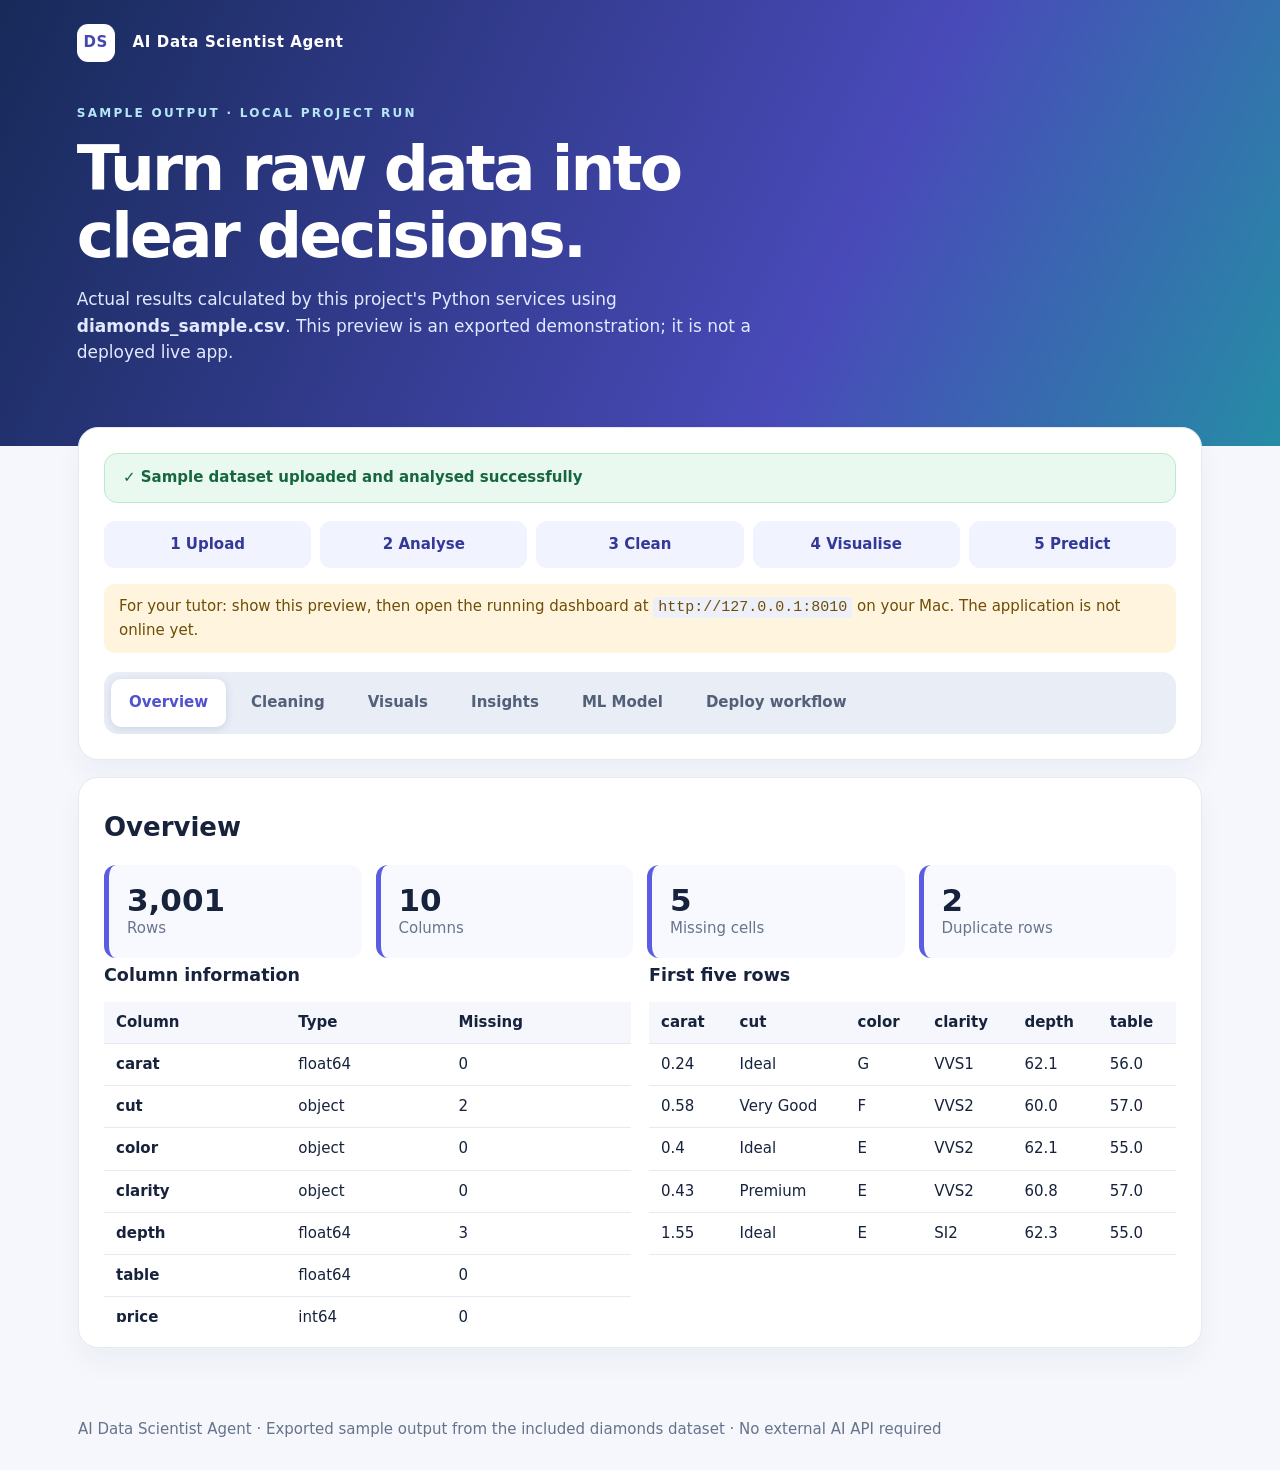
<file: OUTPUT_PREVIEW.html>
<!doctype html><html lang="en"><head><meta charset="utf-8"><meta name="viewport" content="width=device-width,initial-scale=1">
<title>AI Data Scientist Agent — Sample Output</title><style>
:root{--ink:#17233c;--muted:#68758c;--brand:#5b5ce2;--line:#e5e9f3;--bg:#f5f7fc}
*{box-sizing:border-box} body{margin:0;font:15px/1.55 system-ui,-apple-system,Segoe UI,sans-serif;color:var(--ink);background:var(--bg)}
header{background:linear-gradient(115deg,#172a59,#494ab9 65%,#268ca6);color:white;padding:24px max(6%,calc((100% - 1160px)/2)) 64px}
.brand{font-weight:800;letter-spacing:.04em}.brand span{display:inline-grid;place-items:center;width:38px;height:38px;border-radius:11px;background:white;color:#4548af;margin-right:12px}
.hero{margin-top:42px;max-width:730px}.eyebrow{font-size:12px;letter-spacing:.19em;font-weight:800;color:#b4e8f7}h1{font-size:clamp(35px,5vw,63px);line-height:1.07;letter-spacing:-.045em;margin:12px 0}header p{color:#e2eaff;font-size:17px}
main{max-width:1160px;margin:-36px auto 70px;padding:0 18px}.panel{background:#fff;border:1px solid var(--line);border-radius:20px;padding:25px;margin:17px 0;box-shadow:0 14px 28px rgba(31,44,87,.045)}
.banner{background:#e9f9f0;border:1px solid #b8eacc;color:#17673e;padding:12px 18px;border-radius:13px;font-weight:700;margin-bottom:18px}.note{background:#fff5df;color:#6f4d05;padding:11px 15px;border-radius:10px;margin:16px 0}
.steps{display:grid;grid-template-columns:repeat(5,1fr);gap:9px}.step{padding:12px;background:#f1f3ff;border-radius:11px;text-align:center;color:#343998;font-weight:700}
nav{display:flex;gap:7px;overflow:auto;background:#e9edf6;border-radius:14px;padding:7px;margin-top:19px}nav button{border:0;background:transparent;padding:12px 18px;border-radius:10px;font:inherit;font-weight:700;color:#526078;cursor:pointer;white-space:nowrap}nav button.active{background:white;color:#5052cf;box-shadow:0 2px 8px #cbd3e3}
section.tab{display:none}section.tab.active{display:block}h2{font-size:26px;margin:4px 0 18px}h3{margin:4px 0 12px}.grid{display:grid;grid-template-columns:repeat(4,1fr);gap:14px}.metric{background:#f8f9ff;border-left:5px solid var(--brand);padding:18px;border-radius:12px}.metric strong{display:block;font-size:31px;line-height:1.1}.metric span,.sub{color:var(--muted)}
.two{display:grid;grid-template-columns:1fr 1fr;gap:18px}.data{overflow:auto;max-height:320px}table{border-collapse:collapse;width:100%}th,td{text-align:left;padding:9px 12px;border-bottom:1px solid var(--line);white-space:nowrap}th{background:#f5f7fc}img{width:100%;max-width:850px;border:1px solid var(--line);border-radius:12px}.insights{display:grid;grid-template-columns:repeat(2,1fr);gap:12px}.insight{background:#f5f7fc;border-radius:11px;padding:16px}.insight p{margin:5px 0 0;color:#526078}.score{font-size:44px;font-weight:800;color:#4245b8}code{background:#edf0f8;padding:2px 5px;border-radius:4px}footer{max-width:1160px;margin:30px auto;color:#66738b;padding:0 18px}
@media(max-width:760px){.grid,.steps{grid-template-columns:repeat(2,1fr)}.two,.insights{grid-template-columns:1fr}.panel{padding:18px}}
</style></head><body><header><div class="brand"><span>DS</span> AI Data Scientist Agent</div><div class="hero"><div class="eyebrow">SAMPLE OUTPUT · LOCAL PROJECT RUN</div><h1>Turn raw data into<br>clear decisions.</h1><p>Actual results calculated by this project's Python services using <strong>diamonds_sample.csv</strong>. This preview is an exported demonstration; it is not a deployed live app.</p></div></header>
<main><div class="panel"><div class="banner">✓ Sample dataset uploaded and analysed successfully</div><div class="steps"><div class="step">1 Upload</div><div class="step">2 Analyse</div><div class="step">3 Clean</div><div class="step">4 Visualise</div><div class="step">5 Predict</div></div><div class="note">For your tutor: show this preview, then open the running dashboard at <code>http://127.0.0.1:8010</code> on your Mac. The application is not online yet.</div>
<nav aria-label="Output sections"><button class="active" data-target="overview">Overview</button><button data-target="cleaning">Cleaning</button><button data-target="visuals">Visuals</button><button data-target="insights">Insights</button><button data-target="model">ML Model</button><button data-target="deploy">Deploy workflow</button></nav></div>
<section id="overview" class="tab active panel"><h2>Overview</h2><div class="grid"><div class="metric"><strong>3,001</strong><span>Rows</span></div><div class="metric"><strong>10</strong><span>Columns</span></div><div class="metric"><strong>5</strong><span>Missing cells</span></div><div class="metric"><strong>2</strong><span>Duplicate rows</span></div></div><div class="two"><div><h3>Column information</h3><div class="data"><table><tr><th>Column</th><th>Type</th><th>Missing</th></tr><tr><td><strong>carat</strong></td><td>float64</td><td>0</td></tr><tr><td><strong>cut</strong></td><td>object</td><td>2</td></tr><tr><td><strong>color</strong></td><td>object</td><td>0</td></tr><tr><td><strong>clarity</strong></td><td>object</td><td>0</td></tr><tr><td><strong>depth</strong></td><td>float64</td><td>3</td></tr><tr><td><strong>table</strong></td><td>float64</td><td>0</td></tr><tr><td><strong>price</strong></td><td>int64</td><td>0</td></tr><tr><td><strong>x</strong></td><td>float64</td><td>0</td></tr><tr><td><strong>y</strong></td><td>float64</td><td>0</td></tr><tr><td><strong>z</strong></td><td>float64</td><td>0</td></tr></table></div></div><div><h3>First five rows</h3><div class="data"><table><tr><th>carat</th><th>cut</th><th>color</th><th>clarity</th><th>depth</th><th>table</th></tr><tr><td>0.24</td><td>Ideal</td><td>G</td><td>VVS1</td><td>62.1</td><td>56.0</td></tr><tr><td>0.58</td><td>Very Good</td><td>F</td><td>VVS2</td><td>60.0</td><td>57.0</td></tr><tr><td>0.4</td><td>Ideal</td><td>E</td><td>VVS2</td><td>62.1</td><td>55.0</td></tr><tr><td>0.43</td><td>Premium</td><td>E</td><td>VVS2</td><td>60.8</td><td>57.0</td></tr><tr><td>1.55</td><td>Ideal</td><td>E</td><td>SI2</td><td>62.3</td><td>55.0</td></tr></table></div></div></div></section>
<section id="cleaning" class="tab panel"><h2>Cleaning report</h2><div class="grid"><div class="metric"><strong>3,001</strong><span>Rows before</span></div><div class="metric"><strong>2,999</strong><span>Rows after</span></div><div class="metric"><strong>2</strong><span>Duplicates removed</span></div><div class="metric"><strong>0</strong><span>Missing after</span></div></div><p class="sub">Missing values before cleaning: 5. The cleaned sample can be downloaded from the live dashboard. Model evaluation uses the raw dataset with training-fold preprocessing.</p></section>
<section id="visuals" class="tab panel"><h2>Visualisation</h2><p class="sub">Scatter chart: carat on X-axis, price on Y-axis.</p><img src="[data-uri]" alt="Actual scatter chart of carat versus price from the sample dataset"></section>
<section id="insights" class="tab panel"><h2>Statistical insights</h2><div class="insights"><article class='insight'><strong>Dataset size</strong><p>2,999 rows and 10 columns.</p></article><article class='insight'><strong>Data quality</strong><p>0 missing cells and 0 duplicate rows detected.</p></article><article class='insight'><strong>Strongest numeric relationship</strong><p>x and y have an absolute correlation of 0.999.</p></article><article class='insight'><strong>Most common value in cut</strong><p>Ideal appears 1,177 times.</p></article><article class='insight'><strong>Potential outliers</strong><p>price has 213 potential IQR outliers. Review them before modelling.</p></article></div></section>
<section id="model" class="tab panel"><h2>ML model & prediction</h2><p><strong>Task:</strong> Regression · <strong>Algorithm:</strong> Linear Regression · <strong>Target:</strong> price</p><div class="grid"><div class="metric"><strong>707.2492</strong><span>MAE</span></div><div class="metric"><strong>1,044.9033</strong><span>RMSE</span></div><div class="metric"><strong>0.9364</strong><span>R² score</span></div><div class="metric"><strong>600</strong><span>Test rows</span></div></div><div class="two"><div><h3>Example input values</h3><div class="data"><table><tr><th>Feature</th><th>Value</th></tr><tr><td>carat</td><td>0.7</td></tr><tr><td>cut</td><td>Ideal</td></tr><tr><td>color</td><td>G</td></tr><tr><td>clarity</td><td>SI1</td></tr><tr><td>depth</td><td>61.9</td></tr><tr><td>table</td><td>57.0</td></tr><tr><td>x</td><td>5.69</td></tr><tr><td>y</td><td>5.7</td></tr><tr><td>z</td><td>3.52</td></tr></table></div></div><div><h3>Example prediction</h3><div class="score">2,851.28</div><p class="sub">Predicted price for the example input. This is a demonstration, not a guaranteed real-world price.</p></div></div></section>
<section id="deploy" class="tab panel"><h2>Deployment workflow</h2><div class="steps"><div class="step">1 Project ZIP</div><div class="step">2 GitHub repo</div><div class="step">3 Render Python</div><div class="step">4 Hostinger DNS</div><div class="step">5 HTTPS URL</div></div><p><strong>Python application:</strong> Render web service, one worker, persistent disk and private login. <strong>Domain:</strong> Hostinger manages the subdomain DNS CNAME pointing to the Render service. Render verifies the custom domain and provides HTTPS.</p><div class="note"><strong>Current status:</strong> Code and deployment configuration are ready. The Render service and Hostinger subdomain have not been created. A public URL cannot be shown until those account steps are completed.</div><p class="sub">The included <code>RENDER_DEPLOYMENT.md</code> has the detailed setup steps. The configured 2 GB Render service and persistent disk are paid resources.</p></section></main><footer>AI Data Scientist Agent · Exported sample output from the included diamonds dataset · No external AI API required</footer>
<script>document.querySelectorAll('nav button').forEach(b=>b.addEventListener('click',()=>{document.querySelectorAll('nav button,section.tab').forEach(e=>e.classList.remove('active'));b.classList.add('active');document.getElementById(b.dataset.target).classList.add('active')}));</script></body></html>
</file>
